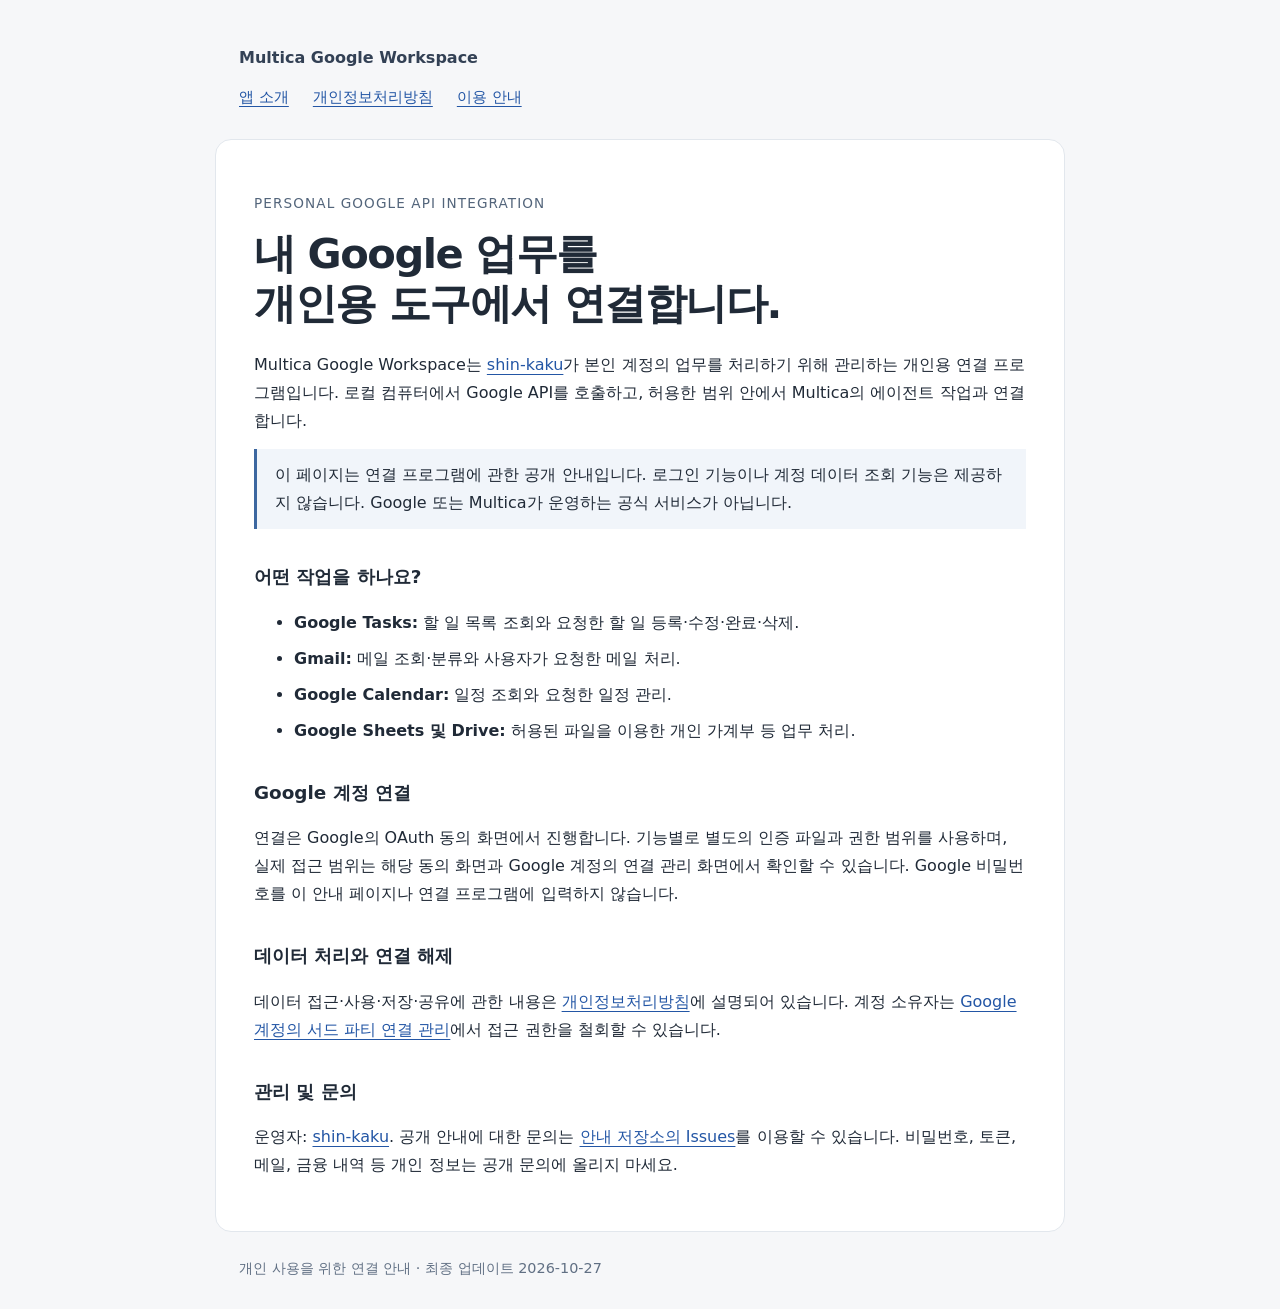
<file: index.html>
<!doctype html>
<html lang="ko"><head><meta charset="utf-8"><meta name="viewport" content="width=device-width,initial-scale=1"><meta name="description" content="Multica Google Workspace 개인용 Google API 연결 프로그램의 기능 및 데이터 사용 안내"><title>Multica Google Workspace · 개인용 연결 안내</title><link rel="stylesheet" href="style.css"></head><body>
<header><a href="./">Multica Google Workspace</a><nav aria-label="안내"><a href="./" aria-current="page">앱 소개</a><a href="privacy.html">개인정보처리방침</a><a href="terms.html">이용 안내</a></nav></header>
<main><p class="eyebrow">Personal Google API integration</p><h1>내 Google 업무를<br>개인용 도구에서 연결합니다.</h1>
<p>Multica Google Workspace는 <a href="https://github.com/shin-kaku">shin-kaku</a>가 본인 계정의 업무를 처리하기 위해 관리하는 개인용 연결 프로그램입니다. 로컬 컴퓨터에서 Google API를 호출하고, 허용한 범위 안에서 Multica의 에이전트 작업과 연결합니다.</p>
<div class="note">이 페이지는 연결 프로그램에 관한 공개 안내입니다. 로그인 기능이나 계정 데이터 조회 기능은 제공하지 않습니다. Google 또는 Multica가 운영하는 공식 서비스가 아닙니다.</div>
<h2>어떤 작업을 하나요?</h2><ul><li><strong>Google Tasks:</strong> 할 일 목록 조회와 요청한 할 일 등록·수정·완료·삭제.</li><li><strong>Gmail:</strong> 메일 조회·분류와 사용자가 요청한 메일 처리.</li><li><strong>Google Calendar:</strong> 일정 조회와 요청한 일정 관리.</li><li><strong>Google Sheets 및 Drive:</strong> 허용된 파일을 이용한 개인 가계부 등 업무 처리.</li></ul>
<h2>Google 계정 연결</h2><p>연결은 Google의 OAuth 동의 화면에서 진행합니다. 기능별로 별도의 인증 파일과 권한 범위를 사용하며, 실제 접근 범위는 해당 동의 화면과 Google 계정의 연결 관리 화면에서 확인할 수 있습니다. Google 비밀번호를 이 안내 페이지나 연결 프로그램에 입력하지 않습니다.</p>
<h2>데이터 처리와 연결 해제</h2><p>데이터 접근·사용·저장·공유에 관한 내용은 <a href="privacy.html">개인정보처리방침</a>에 설명되어 있습니다. 계정 소유자는 <a href="https://myaccount.google.com/connections">Google 계정의 서드 파티 연결 관리</a>에서 접근 권한을 철회할 수 있습니다.</p>
<h2>관리 및 문의</h2><p>운영자: <a href="https://github.com/shin-kaku">shin-kaku</a>. 공개 안내에 대한 문의는 <a href="https://github.com/shin-kaku/shin-kaku.github.io/issues">안내 저장소의 Issues</a>를 이용할 수 있습니다. 비밀번호, 토큰, 메일, 금융 내역 등 개인 정보는 공개 문의에 올리지 마세요.</p>
</main><footer>개인 사용을 위한 연결 안내 · 최종 업데이트 2026-10-27</footer></body></html>
</file>
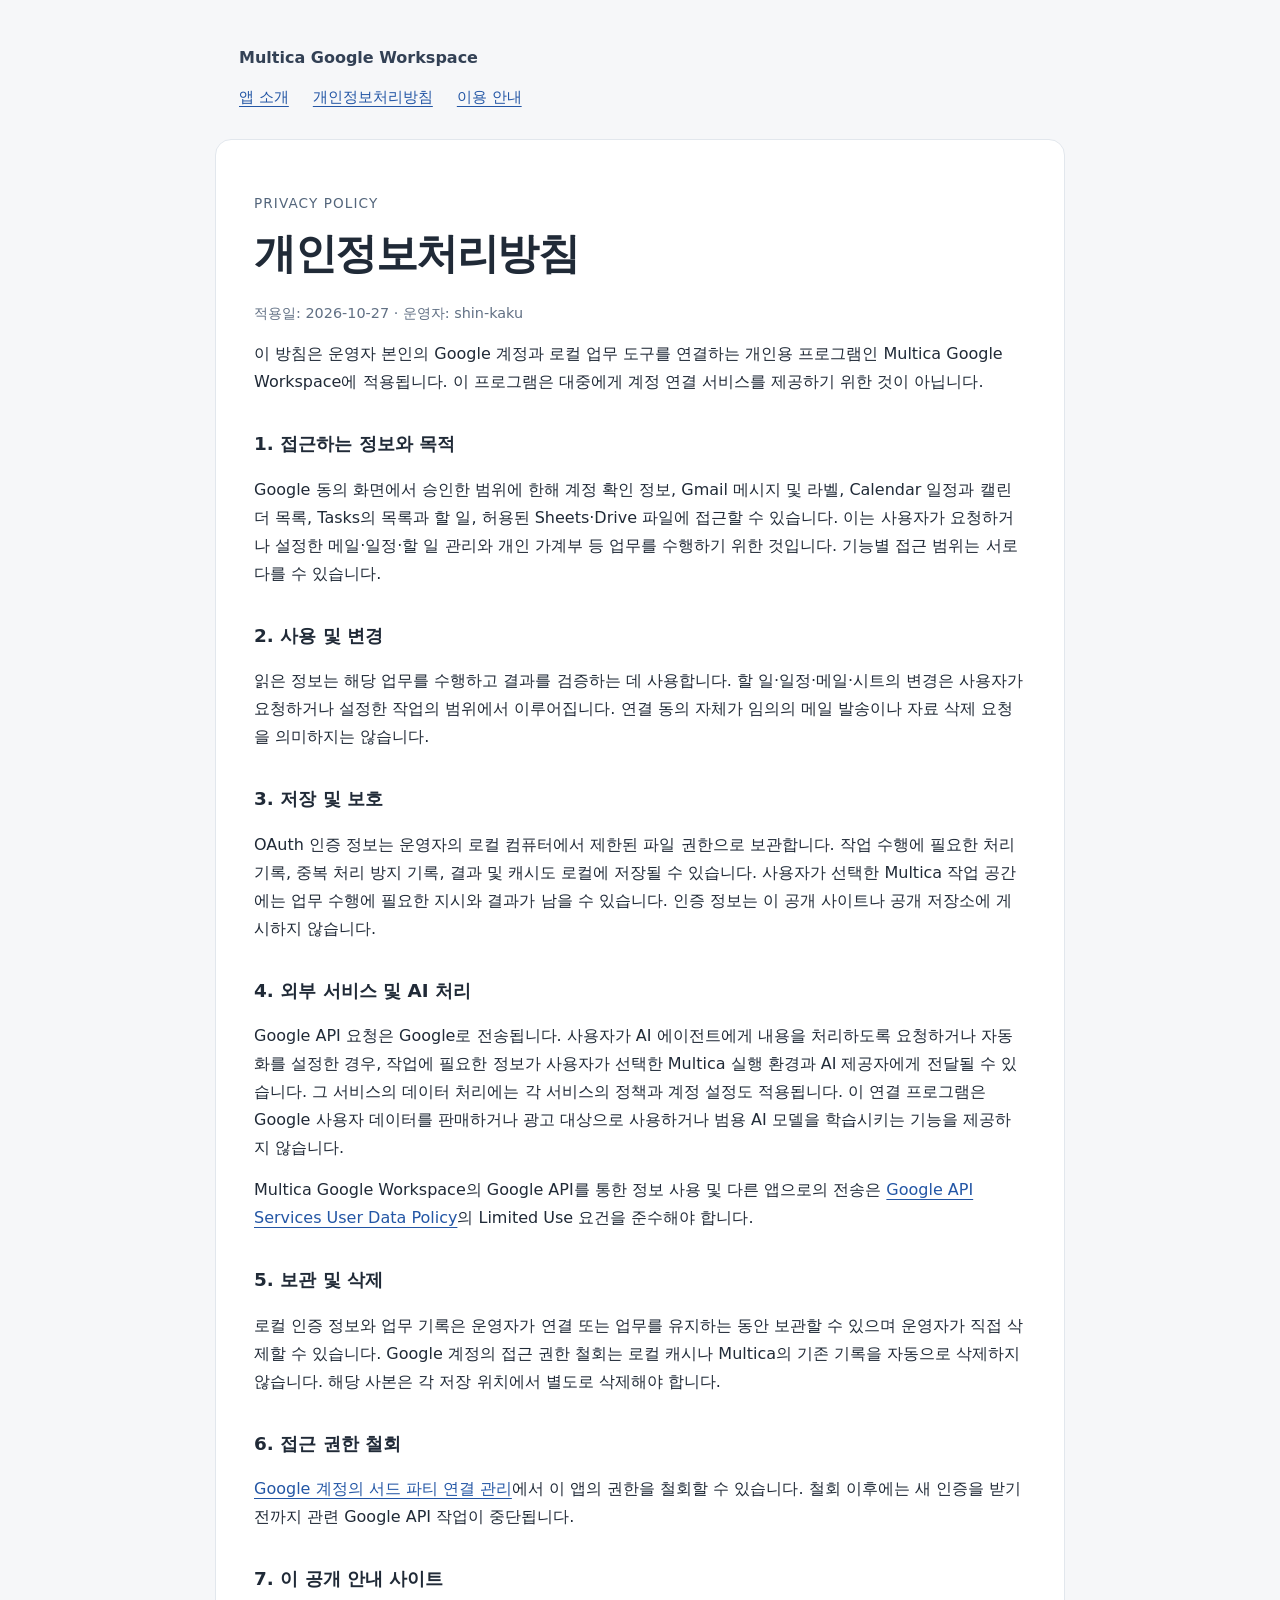
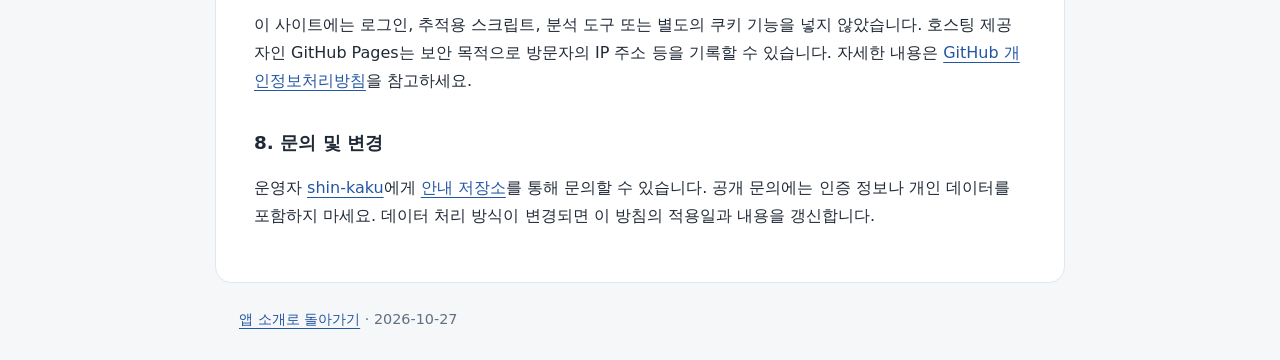
<file: privacy.html>
<!doctype html>
<html lang="ko"><head><meta charset="utf-8"><meta name="viewport" content="width=device-width,initial-scale=1"><title>개인정보처리방침 · Multica Google Workspace</title><link rel="stylesheet" href="style.css"></head><body>
<header><a href="./">Multica Google Workspace</a><nav aria-label="안내"><a href="./">앱 소개</a><a href="privacy.html" aria-current="page">개인정보처리방침</a><a href="terms.html">이용 안내</a></nav></header>
<main><p class="eyebrow">Privacy policy</p><h1>개인정보처리방침</h1><p class="muted">적용일: 2026-10-27 · 운영자: shin-kaku</p>
<p>이 방침은 운영자 본인의 Google 계정과 로컬 업무 도구를 연결하는 개인용 프로그램인 Multica Google Workspace에 적용됩니다. 이 프로그램은 대중에게 계정 연결 서비스를 제공하기 위한 것이 아닙니다.</p>
<h2>1. 접근하는 정보와 목적</h2><p>Google 동의 화면에서 승인한 범위에 한해 계정 확인 정보, Gmail 메시지 및 라벨, Calendar 일정과 캘린더 목록, Tasks의 목록과 할 일, 허용된 Sheets·Drive 파일에 접근할 수 있습니다. 이는 사용자가 요청하거나 설정한 메일·일정·할 일 관리와 개인 가계부 등 업무를 수행하기 위한 것입니다. 기능별 접근 범위는 서로 다를 수 있습니다.</p>
<h2>2. 사용 및 변경</h2><p>읽은 정보는 해당 업무를 수행하고 결과를 검증하는 데 사용합니다. 할 일·일정·메일·시트의 변경은 사용자가 요청하거나 설정한 작업의 범위에서 이루어집니다. 연결 동의 자체가 임의의 메일 발송이나 자료 삭제 요청을 의미하지는 않습니다.</p>
<h2>3. 저장 및 보호</h2><p>OAuth 인증 정보는 운영자의 로컬 컴퓨터에서 제한된 파일 권한으로 보관합니다. 작업 수행에 필요한 처리 기록, 중복 처리 방지 기록, 결과 및 캐시도 로컬에 저장될 수 있습니다. 사용자가 선택한 Multica 작업 공간에는 업무 수행에 필요한 지시와 결과가 남을 수 있습니다. 인증 정보는 이 공개 사이트나 공개 저장소에 게시하지 않습니다.</p>
<h2>4. 외부 서비스 및 AI 처리</h2><p>Google API 요청은 Google로 전송됩니다. 사용자가 AI 에이전트에게 내용을 처리하도록 요청하거나 자동화를 설정한 경우, 작업에 필요한 정보가 사용자가 선택한 Multica 실행 환경과 AI 제공자에게 전달될 수 있습니다. 그 서비스의 데이터 처리에는 각 서비스의 정책과 계정 설정도 적용됩니다. 이 연결 프로그램은 Google 사용자 데이터를 판매하거나 광고 대상으로 사용하거나 범용 AI 모델을 학습시키는 기능을 제공하지 않습니다.</p>
<p>Multica Google Workspace의 Google API를 통한 정보 사용 및 다른 앱으로의 전송은 <a href="https://developers.google.com/terms/api-services-user-data-policy">Google API Services User Data Policy</a>의 Limited Use 요건을 준수해야 합니다.</p>
<h2>5. 보관 및 삭제</h2><p>로컬 인증 정보와 업무 기록은 운영자가 연결 또는 업무를 유지하는 동안 보관할 수 있으며 운영자가 직접 삭제할 수 있습니다. Google 계정의 접근 권한 철회는 로컬 캐시나 Multica의 기존 기록을 자동으로 삭제하지 않습니다. 해당 사본은 각 저장 위치에서 별도로 삭제해야 합니다.</p>
<h2>6. 접근 권한 철회</h2><p><a href="https://myaccount.google.com/connections">Google 계정의 서드 파티 연결 관리</a>에서 이 앱의 권한을 철회할 수 있습니다. 철회 이후에는 새 인증을 받기 전까지 관련 Google API 작업이 중단됩니다.</p>
<h2>7. 이 공개 안내 사이트</h2><p>이 사이트에는 로그인, 추적용 스크립트, 분석 도구 또는 별도의 쿠키 기능을 넣지 않았습니다. 호스팅 제공자인 GitHub Pages는 보안 목적으로 방문자의 IP 주소 등을 기록할 수 있습니다. 자세한 내용은 <a href="https://docs.github.com/en/site-policy/privacy-policies/github-general-privacy-statement">GitHub 개인정보처리방침</a>을 참고하세요.</p>
<h2>8. 문의 및 변경</h2><p>운영자 <a href="https://github.com/shin-kaku">shin-kaku</a>에게 <a href="https://github.com/shin-kaku/shin-kaku.github.io/issues">안내 저장소</a>를 통해 문의할 수 있습니다. 공개 문의에는 인증 정보나 개인 데이터를 포함하지 마세요. 데이터 처리 방식이 변경되면 이 방침의 적용일과 내용을 갱신합니다.</p>
</main><footer><a href="./">앱 소개로 돌아가기</a> · 2026-10-27</footer></body></html>
</file>
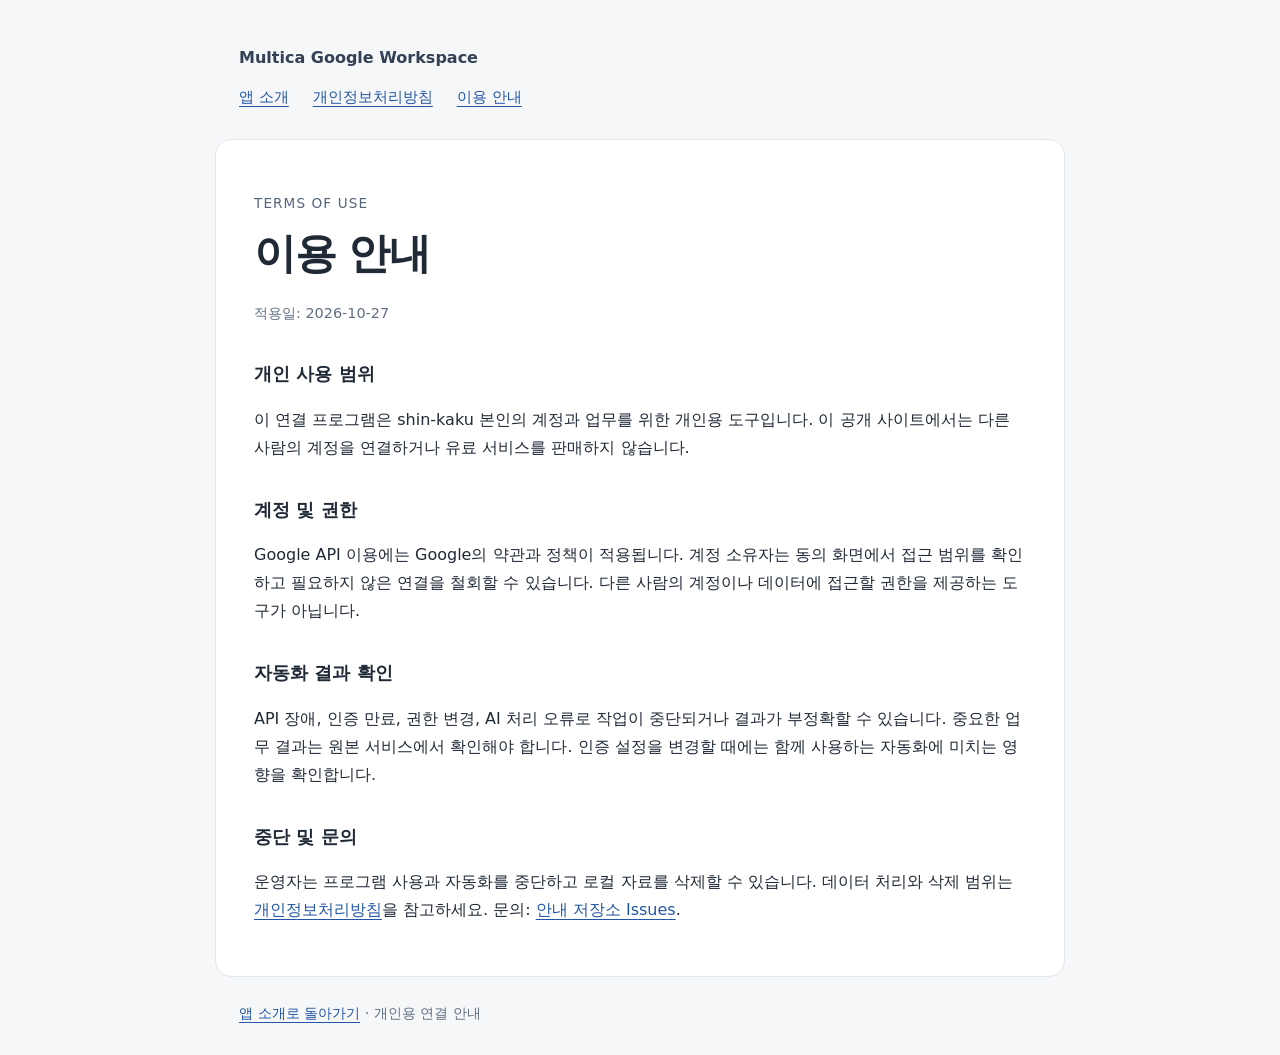
<file: terms.html>
<!doctype html>
<html lang="ko"><head><meta charset="utf-8"><meta name="viewport" content="width=device-width,initial-scale=1"><title>이용 안내 · Multica Google Workspace</title><link rel="stylesheet" href="style.css"></head><body>
<header><a href="./">Multica Google Workspace</a><nav aria-label="안내"><a href="./">앱 소개</a><a href="privacy.html">개인정보처리방침</a><a href="terms.html" aria-current="page">이용 안내</a></nav></header>
<main><p class="eyebrow">Terms of use</p><h1>이용 안내</h1><p class="muted">적용일: 2026-10-27</p><h2>개인 사용 범위</h2><p>이 연결 프로그램은 shin-kaku 본인의 계정과 업무를 위한 개인용 도구입니다. 이 공개 사이트에서는 다른 사람의 계정을 연결하거나 유료 서비스를 판매하지 않습니다.</p><h2>계정 및 권한</h2><p>Google API 이용에는 Google의 약관과 정책이 적용됩니다. 계정 소유자는 동의 화면에서 접근 범위를 확인하고 필요하지 않은 연결을 철회할 수 있습니다. 다른 사람의 계정이나 데이터에 접근할 권한을 제공하는 도구가 아닙니다.</p><h2>자동화 결과 확인</h2><p>API 장애, 인증 만료, 권한 변경, AI 처리 오류로 작업이 중단되거나 결과가 부정확할 수 있습니다. 중요한 업무 결과는 원본 서비스에서 확인해야 합니다. 인증 설정을 변경할 때에는 함께 사용하는 자동화에 미치는 영향을 확인합니다.</p><h2>중단 및 문의</h2><p>운영자는 프로그램 사용과 자동화를 중단하고 로컬 자료를 삭제할 수 있습니다. 데이터 처리와 삭제 범위는 <a href="privacy.html">개인정보처리방침</a>을 참고하세요. 문의: <a href="https://github.com/shin-kaku/shin-kaku.github.io/issues">안내 저장소 Issues</a>.</p></main><footer><a href="./">앱 소개로 돌아가기</a> · 개인용 연결 안내</footer></body></html>
</file>
<file: style.css>
:root{color-scheme:light;font-family:ui-sans-serif,system-ui,-apple-system,BlinkMacSystemFont,"Segoe UI",sans-serif;color:#202a37;background:#f6f7f9;line-height:1.75}*{box-sizing:border-box}body{margin:0}header,main,footer{max-width:850px;margin:auto;padding:28px 24px}header{padding-top:44px}header>a{color:#334155;font-weight:650;text-decoration:none}nav{display:flex;gap:24px;flex-wrap:wrap;font-size:.95rem;margin-top:12px}a{color:#2356a5;text-underline-offset:4px}main{background:white;border:1px solid #e2e7ed;border-radius:16px;padding:38px;margin-bottom:24px}h1{font-size:clamp(1.8rem,5vw,2.6rem);line-height:1.2;letter-spacing:-.035em;margin:8px 0 22px}h2{font-size:1.15rem;margin-top:32px}p,ul{margin:14px 0}.eyebrow{color:#53657b;font-size:.85rem;letter-spacing:.08em;text-transform:uppercase}.note{border-left:3px solid #3c67a0;padding:12px 18px;background:#f1f5fa}.muted,footer{color:#617084;font-size:.9rem}li{margin:8px 0}footer{padding-top:0}@media(max-width:600px){header,footer{padding-left:20px;padding-right:20px}main{margin:0 12px 24px;padding:24px;border-radius:12px}}
</file>
